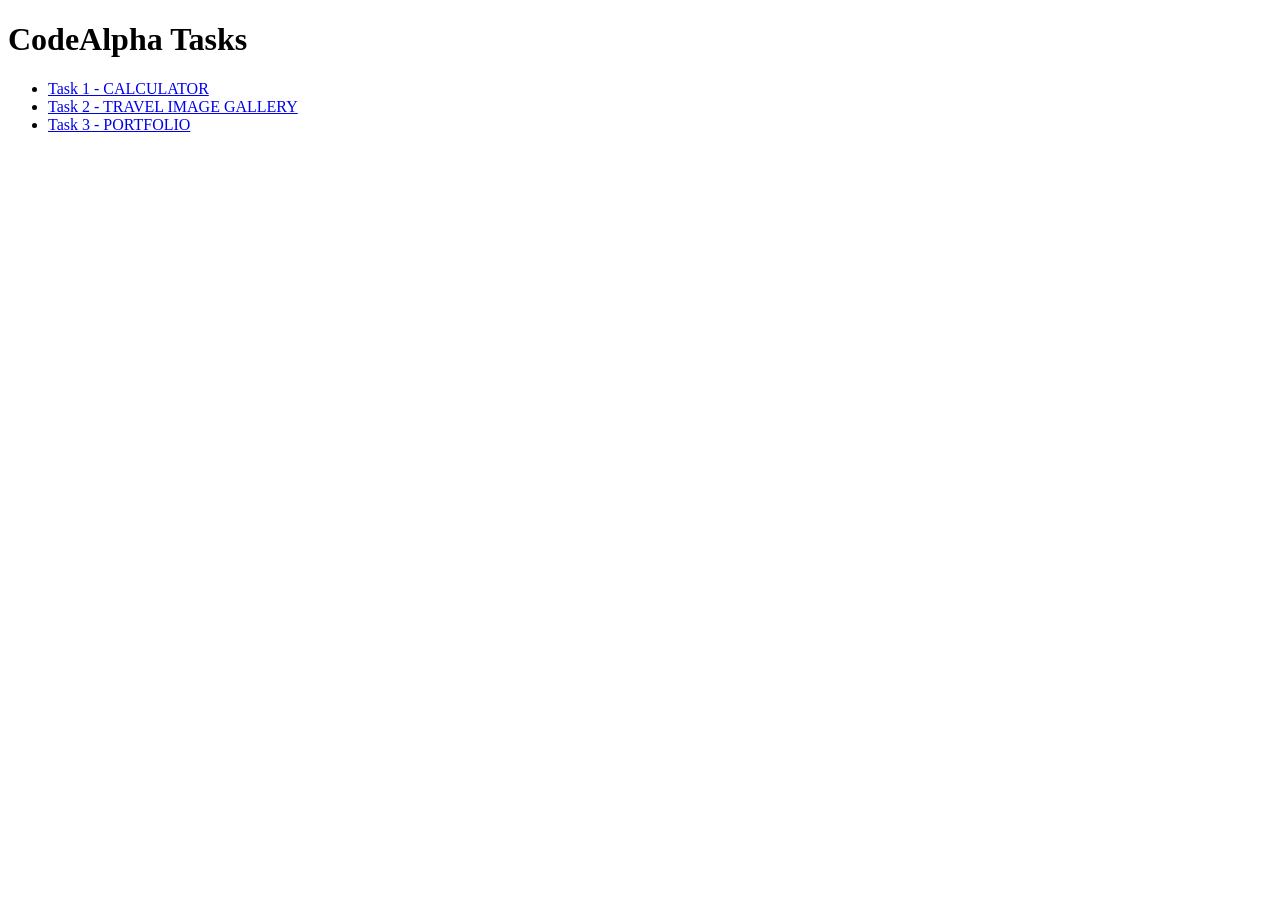
<file: index.html>
<!DOCTYPE html>
<html>
<head>
    <title>CodeAlpha Tasks</title>
</head>
<body>
    <h1>CodeAlpha Tasks</h1>

    <ul>
        <li><a href="./Task1/">Task 1 - CALCULATOR</a></li>
        <li><a href="./Task2/">Task 2 - TRAVEL IMAGE GALLERY </a></li>
        <li><a href="./Task3/">Task 3 - PORTFOLIO</a></li>
    </ul>
</body>
</html>
</file>
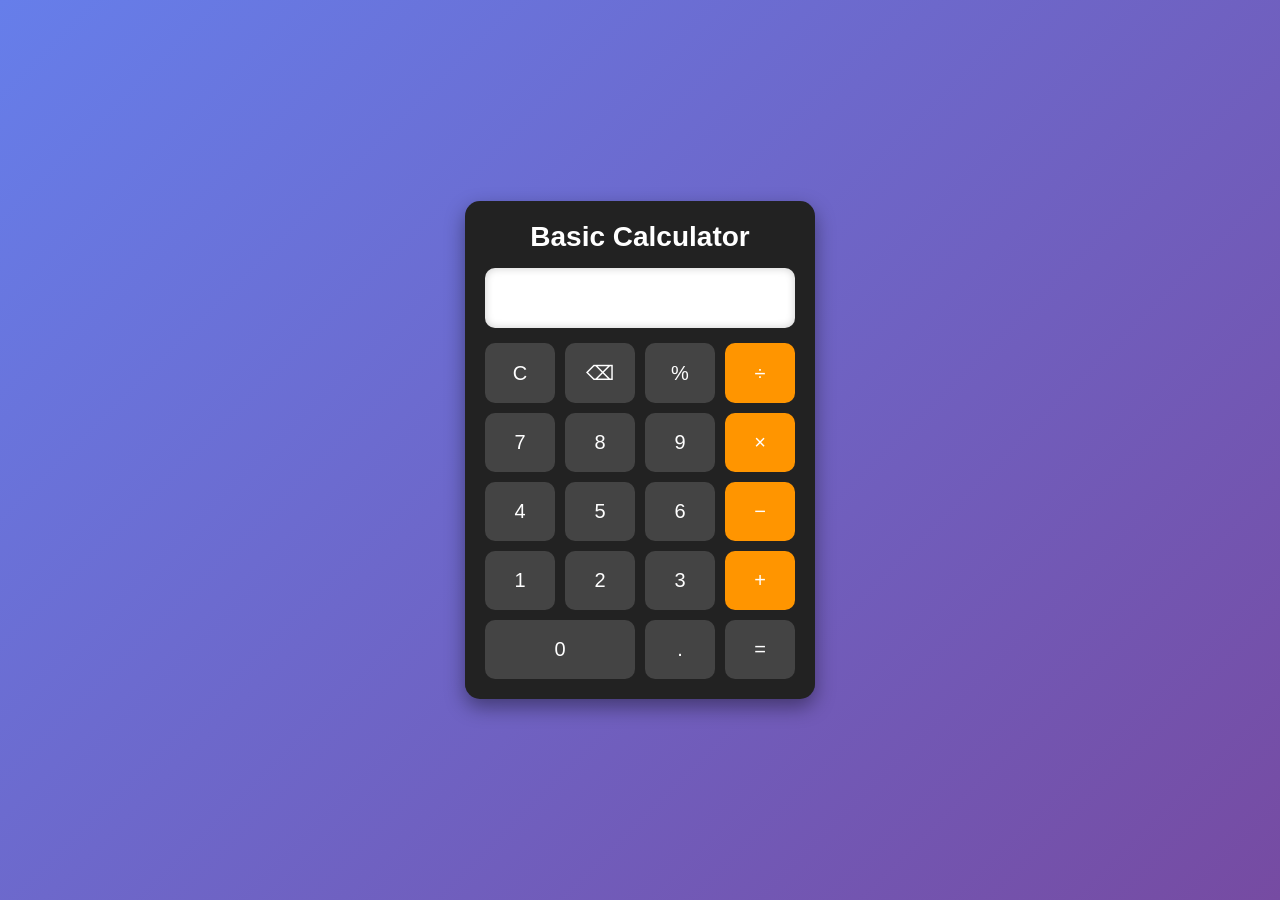
<file: Task1/index.html>
<!DOCTYPE html>
<html lang="en">
<head>
    <meta charset="UTF-8">
    <meta name="viewport" content="width=device-width, initial-scale=1.0">
    <title>Calculator</title>
    <link rel="stylesheet" href="style.css">
    
</head>
<body>
    <div class="calculator">
      <h1 class="heading">Basic Calculator</h1>
        <input type="text" id="display" readonly>
<div class="buttons">
    <button class="operator" onclick="clearDisplay()">C</button>
    <button class="operator" onclick="deleteLast()">⌫</button>
    <button class="operator" onclick="appendValue('%')">%</button>
    <button class="operator" onclick="appendValue('/')">÷</button>

    <button onclick="appendValue('7')">7</button>
    <button onclick="appendValue('8')">8</button>
    <button onclick="appendValue('9')">9</button>
    <button class="operator" onclick="appendValue('*')">×</button>

    <button onclick="appendValue('4')">4</button>
    <button onclick="appendValue('5')">5</button>
    <button onclick="appendValue('6')">6</button>
    <button class="operator" onclick="appendValue('-')">−</button>

    <button onclick="appendValue('1')">1</button>
    <button onclick="appendValue('2')">2</button>
    <button onclick="appendValue('3')">3</button>
    <button class="operator" onclick="appendValue('+')">+</button>

    <button class="zero" onclick="appendValue('0')">0</button>
    <button onclick="appendValue('.')">.</button>
    <button class="equal" onclick="calculate()">=</button>
</div>
    </div>

    <script src="script.js"></script>

</body>
</html>
</file>
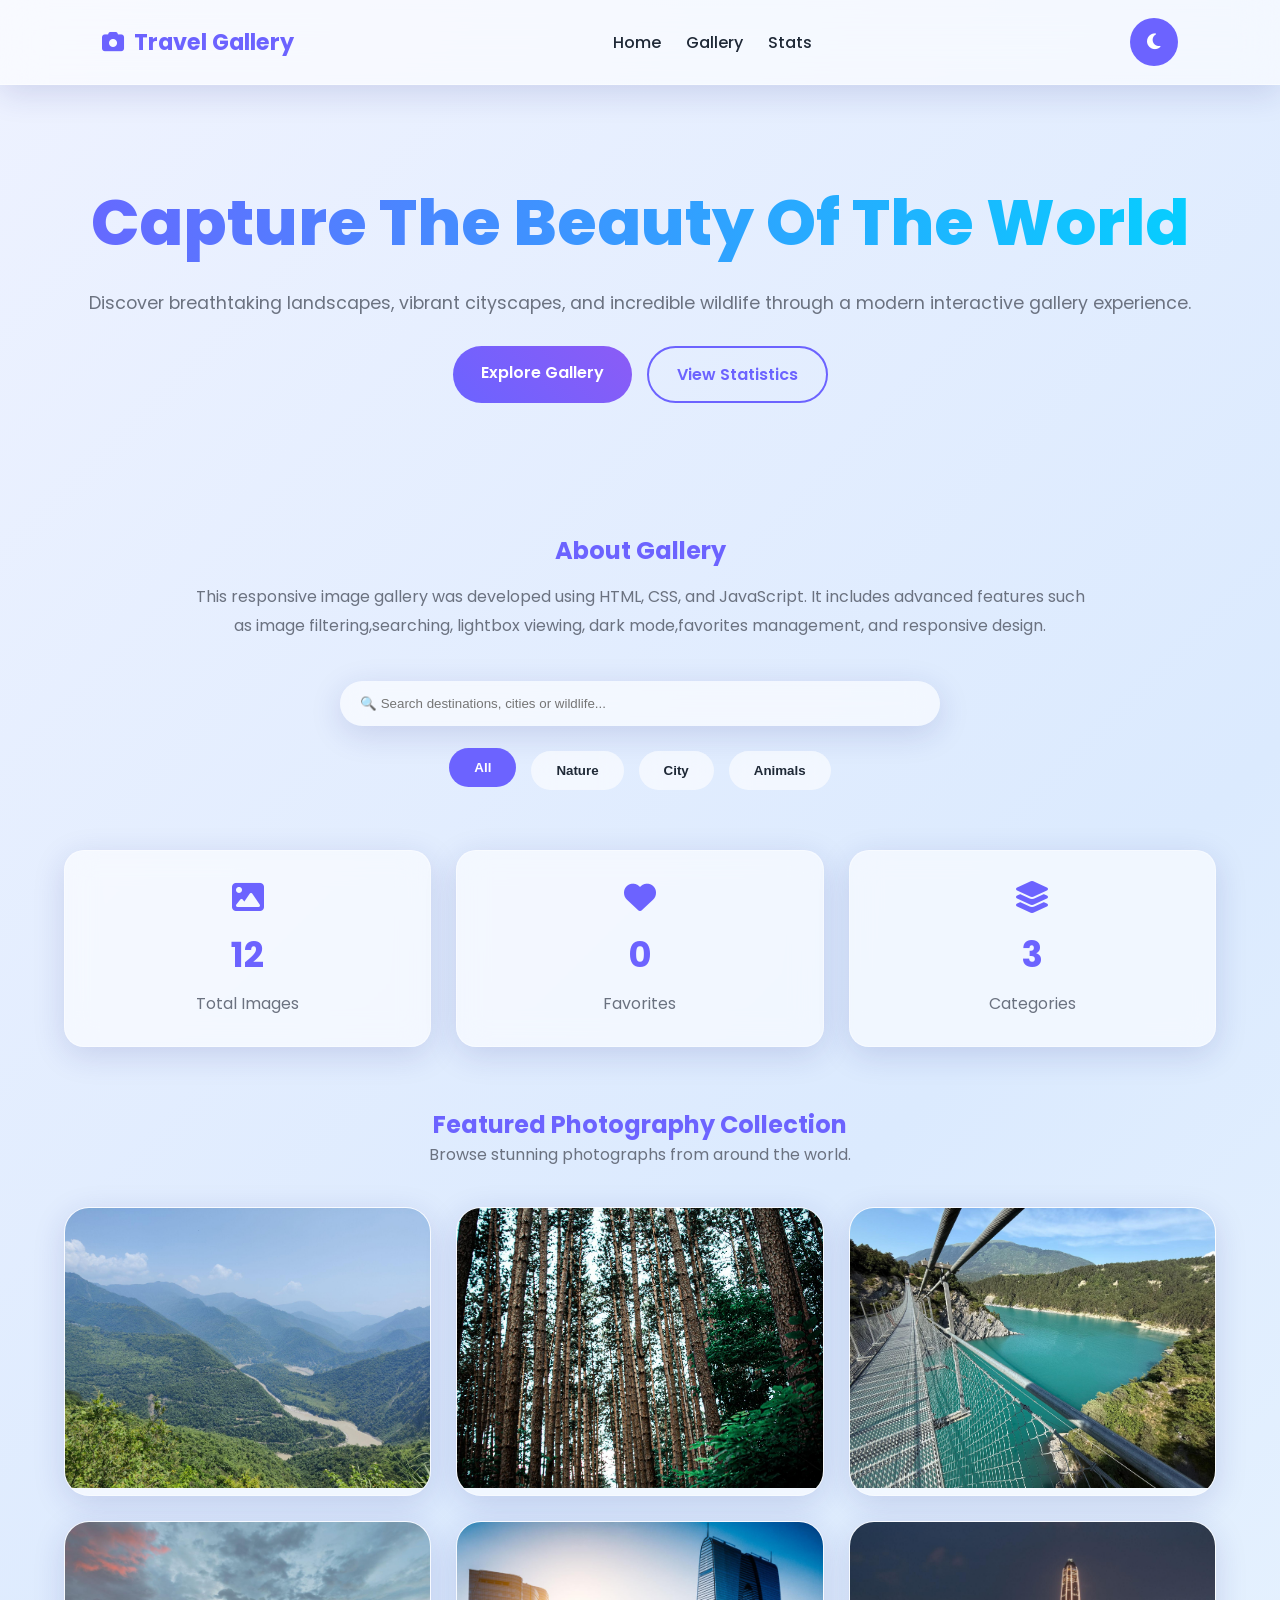
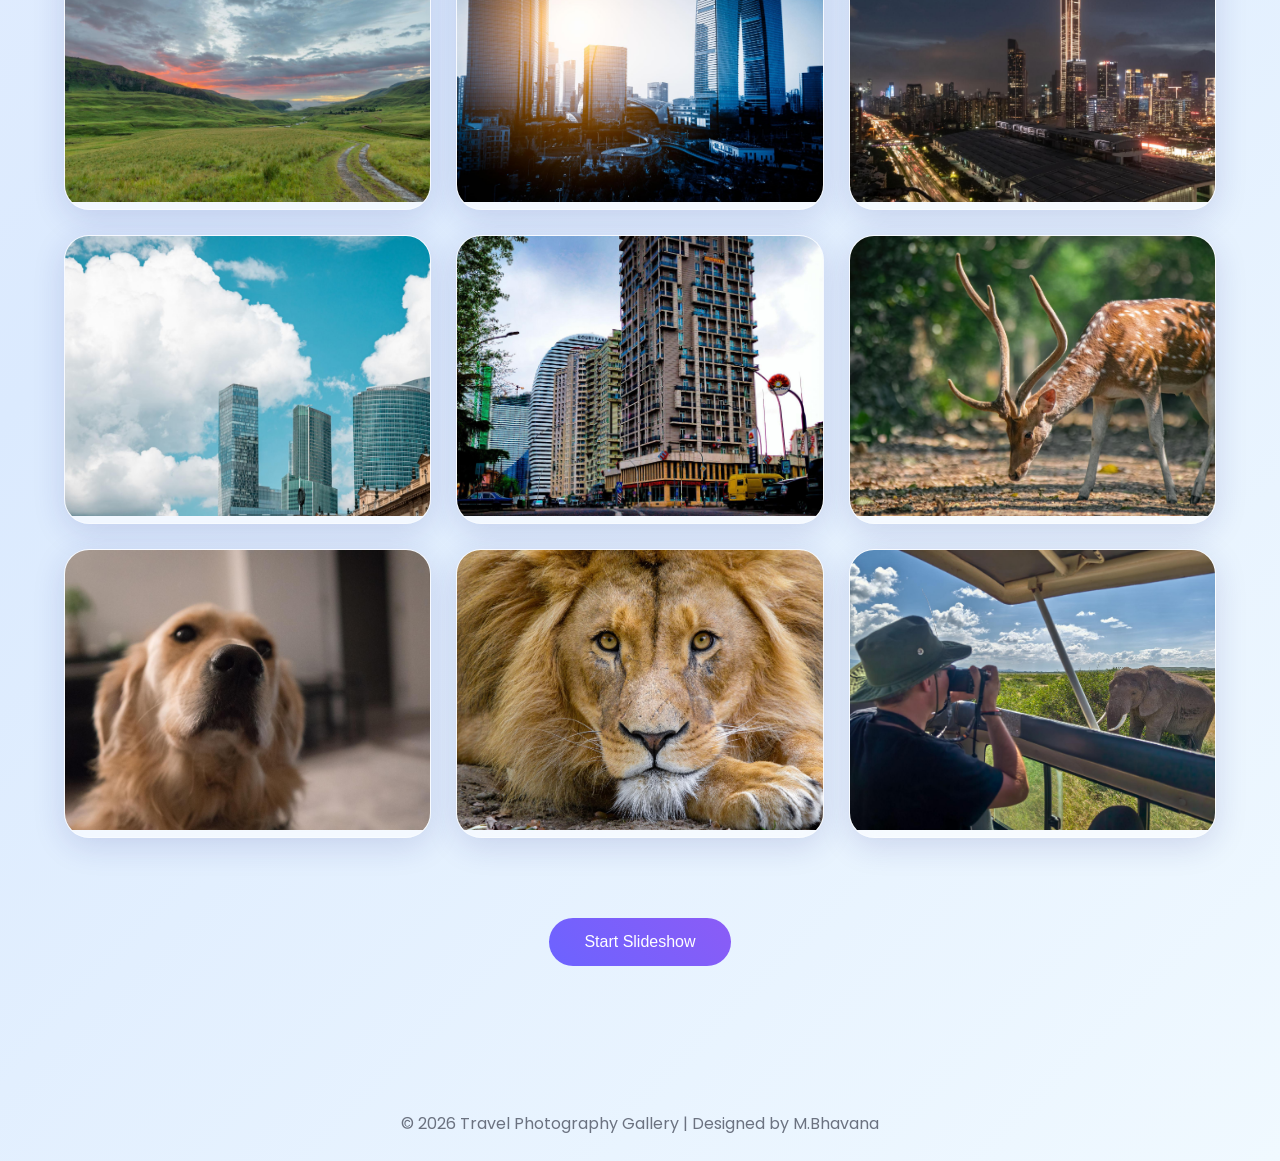
<file: Task2/index.html>
<!DOCTYPE html>
<html lang="en">
<head>
    <meta charset="UTF-8">
    <meta name="viewport" content="width=device-width, initial-scale=1.0">
    <title>Travel Photography Gallery</title>

    <link rel="stylesheet" href="style.css">

    <link rel="stylesheet"
        href="https://cdnjs.cloudflare.com/ajax/libs/font-awesome/6.5.1/css/all.min.css">
    <link rel="icon" href="images/logo.png">
</head>

<body>

    <!-- Loader -->

    <div id="loader">
        <div class="spinner"></div>
        <h2>Loading Gallery...</h2>
    </div>

    <!-- Header -->

    <header>

        <div class="logo">
            <i class="fa-solid fa-camera"></i>
            Travel Gallery
        </div>

        <nav>
            <a href="#">Home</a>
            <a href="#gallery">Gallery</a>
            <a href="#stats">Stats</a>
        </nav>

        <div class="actions">

            <button id="themeBtn">
                <i class="fa-solid fa-moon"></i>
            </button>

        </div>

    </header>

    <!-- Hero -->

    <section class="hero">

    <h1>Capture The Beauty Of The World</h1>

    <p>
        Discover breathtaking landscapes, vibrant cityscapes,
        and incredible wildlife through a modern interactive
        gallery experience.
    </p>

    <div class="hero-buttons">

        <a href="#gallery" class="btn-primary">
            Explore Gallery
        </a>

        <a href="#stats" class="btn-secondary">
            View Statistics
        </a>

    </div>

</section>

    <section class="about">

       <h2>About Gallery</h2>  


       <p>This responsive image gallery was developed using HTML, CSS, and JavaScript.
         It includes advanced features such as image filtering,searching, lightbox viewing, dark mode,favorites management, and responsive design.</p>

    </section>

    <!-- Search -->

    <section class="controls">

        <input
            type="text"
            id="searchInput"
            placeholder="🔍 Search destinations, cities or wildlife..."
        >


        <div class="filters">

            <button class="filter-btn active"
                data-filter="all">
                All
            </button>

            <button class="filter-btn"
                data-filter="nature">
                Nature
            </button>

            <button class="filter-btn"
                data-filter="city">
                City
            </button>

            <button class="filter-btn"
                data-filter="animals">
                Animals
            </button>

        </div>

    </section>

    <!-- Statistics -->

    <section id="stats">

    <div class="stat-card">

        <i class="fa-solid fa-image"></i>

        <h2 id="totalImages">12</h2>

        <p>Total Images</p>

    </div>

    <div class="stat-card">

        <i class="fa-solid fa-heart"></i>

        <h2 id="favoriteCount">0</h2>

        <p>Favorites</p>

    </div>

    <div class="stat-card">

        <i class="fa-solid fa-layer-group"></i>

        <h2>3</h2>

        <p>Categories</p>

    </div>

</section>

    <!-- Gallery -->
    <section class="gallery-title">

    <h2>Featured Photography Collection</h2>

    <p>
        Browse stunning photographs from around the world.
    </p>

    </section>

    <section
        class="gallery"
        id="gallery">

        <!-- Nature -->

        <div class="card nature">

            <img src="images/nature4.jpg" alt="Mountain Lake" loading="lazy">

            <div class="overlay">

                <h3>Mountain Lake</h3>

                <div class="buttons">

                    <button class="favorite">
                        <i class="fa-regular fa-heart"></i>
                    </button>

                    <button class="download">
                        <i class="fa-solid fa-download"></i>
                    </button>

                </div>

            </div>

        </div>

        <div class="card nature">
 
 
            <img src="images/nature.2.jpg" alt="Forest View" loading="lazy">

            <div class="overlay">

                <h3>Forest View</h3>

                <div class="buttons">

                    <button class="favorite">
                        <i class="fa-regular fa-heart"></i>
                    </button>

                    <button class="download">
                        <i class="fa-solid fa-download"></i>
                    </button>

                </div>

            </div>

        </div>

        <div class="card nature">

            <img src="images/nature1.jpg" alt="Waterfall" loading="lazy">

            <div class="overlay">

                <h3>Waterfall</h3>

                <div class="buttons">

                    <button class="favorite">
                        <i class="fa-regular fa-heart"></i>
                    </button>

                    <button class="download">
                        <i class="fa-solid fa-download"></i>
                    </button>

                </div>

            </div>

        </div>

        <div class="card nature">

            <img src="images/nature.3.jpg" alt="Green Valley" loading="lazy">

            <div class="overlay">

                <h3>Green Valley</h3>

                <div class="buttons">

                    <button class="favorite">
                        <i class="fa-regular fa-heart"></i>
                    </button>

                    <button class="download">
                        <i class="fa-solid fa-download"></i>
                    </button>

                </div>

            </div>

        </div>

        <!-- City -->

        <div class="card city">

            <img src="images/city1.jpg" alt="Modern City" loading="lazy">

            <div class="overlay">

                <h3>Modern City</h3>

                <div class="buttons">

                    <button class="favorite">
                        <i class="fa-regular fa-heart"></i>
                    </button>

                    <button class="download">
                        <i class="fa-solid fa-download"></i>
                    </button>

                </div>

            </div>

        </div>

        <div class="card city">

            <img src="images/city2.jpg" alt="Night Lights" loading="lazy">

            <div class="overlay">

                <h3>Night Lights</h3>

                <div class="buttons">

                    <button class="favorite">
                        <i class="fa-regular fa-heart"></i>
                    </button>

                    <button class="download">
                        <i class="fa-solid fa-download"></i>
                    </button>

                </div>

            </div>

        </div>

        <div class="card city">

            <img src="images/city3.jpg" alt="Skyline" loading="lazy">

            <div class="overlay">

                <h3>Skyline</h3>

                <div class="buttons">

                    <button class="favorite">
                        <i class="fa-regular fa-heart"></i>
                    </button>

                    <button class="download">
                        <i class="fa-solid fa-download"></i>
                    </button>

                </div>

            </div>

        </div>

        <div class="card city">

            <img src="images/city4.jpg" alt="Street View" loading="lazy">

            <div class="overlay">

                <h3>Street View</h3>

                <div class="buttons">

                    <button class="favorite">
                        <i class="fa-regular fa-heart"></i>
                    </button>

                    <button class="download">
                        <i class="fa-solid fa-download"></i>
                    </button>

                </div>

            </div>

        </div>

        <!-- Animals -->

        <div class="card animals">

            <img src="images/animal1.jpg" alt="Golden Deer" loading="lazy">

            <div class="overlay">

                <h3>Golden Deer</h3>

                <div class="buttons">

                    <button class="favorite">
                        <i class="fa-regular fa-heart"></i>
                    </button>

                    <button class="download">
                        <i class="fa-solid fa-download"></i>
                    </button>

                </div>

            </div>

        </div>

        <div class="card animals">

            <img src="images/animal3.jpg" alt="Dog Portrait" loading="lazy">

            <div class="overlay">

                <h3>Dog Portrait</h3>

                <div class="buttons">

                    <button class="favorite">
                        <i class="fa-regular fa-heart"></i>
                    </button>

                    <button class="download">
                        <i class="fa-solid fa-download"></i>
                    </button>

                </div>

            </div>

        </div>

        <div class="card animals">

            <img src="images/animal2.jpg" alt="Wild Animal" loading="lazy">

            <div class="overlay">

                <h3>Wild Animal</h3>

                <div class="buttons">

                    <button class="favorite">
                        <i class="fa-regular fa-heart"></i>
                    </button>

                    <button class="download">
                        <i class="fa-solid fa-download"></i>
                    </button>

                </div>

            </div>

        </div>

        <div class="card animals">

            <img src="images/animal4.jpg" alt="Nature Wildlife" loading="lazy">

            <div class="overlay">

                <h3>Nature Wildlife</h3>

                <div class="buttons">

                    <button class="favorite">
                        <i class="fa-regular fa-heart"></i>
                    </button>

                    <button class="download">
                        <i class="fa-solid fa-download"></i>
                    </button>

                </div>

            </div>

        </div>

    </section>

    <!-- Lightbox -->

    <div id="lightbox">

        <span id="close">&times;</span>

        <button id="prev">
            &#10094;
        </button>

        <img id="lightboxImg">

        <button id="next">
            &#10095;
        </button>

    </div>

    <!-- Slideshow -->

    <div class="slideshow-section">

        <button id="slideshowBtn">
            Start Slideshow
        </button>


    </div>

    <!-- Back To Top -->

    <button id="topBtn">
        <i class="fa-solid fa-arrow-up"></i>
    </button><footer>
    <p>© 2026 Travel Photography Gallery | Designed by M.Bhavana</p>
</footer>

    <script src="script.js"></script>
    

</body>
</html>
</file>
<file: Task1/style.css>
* {
    margin: 0;
    padding: 0;
    box-sizing: border-box;
    font-family: Arial, sans-serif;
}

body {
    height: 100vh;
    display: flex;
    justify-content: center;
    align-items: center;
    background: linear-gradient(135deg, #667eea, #764ba2);
}

.calculator {
    background: #222;
    padding: 20px;
    border-radius: 15px;
    width: 320px;
    box-shadow: 0 8px 20px rgba(0,0,0,0.4);
}

#display {
    width: 100%;
    height: 60px;
    margin-bottom: 15px;
    text-align: right;
    font-size: 28px;
    padding: 10px;
    border: none;
    border-radius: 10px;
    background: #fff;
}

.buttons {
    display: grid;
    grid-template-columns: repeat(4, 1fr);
    gap: 10px;
}

button {
    padding: 18px;
    font-size: 20px;
    border: none;
    border-radius: 10px;
    cursor: pointer;
    background: #444;
    color: white;
    transition: 0.2s;
}

button:hover {
    background: #666;
    transform: scale(1.05);
}

button:active {
    transform: scale(0.95);
}

.zero {
    grid-column: span 2;
}
button:nth-child(4n) {
    background: #ff9500;
}

button:nth-child(4n):hover {
    background: #ffad33;
}

#display {
    box-shadow: inset 0 0 8px rgba(0,0,0,0.2);
}

.calculator {
    backdrop-filter: blur(10px);
}
/* Tablets */
@media (max-width: 768px) {
    .calculator {
        width: 90%;
        max-width: 350px;
        padding: 15px;
    }

    #display {
        height: 55px;
        font-size: 24px;
    }

    button {
        padding: 16px;
        font-size: 18px;
    }
}

/* Mobile Phones */
@media (max-width: 480px) {
    body {
        padding: 10px;
    }

    .calculator {
        width: 100%;
        max-width: 320px;
        padding: 12px;
        border-radius: 12px;
    }

    #display {
        height: 50px;
        font-size: 22px;
        padding: 8px;
    }

    .buttons {
        gap: 8px;
    }

    button {
        padding: 14px;
        font-size: 16px;
        border-radius: 8px;
    }
}

/* Very Small Screens */
@media (max-width: 320px) {
    .calculator {
        max-width: 280px;
    }

    #display {
        font-size: 18px;
    }

    button {
        padding: 12px;
        font-size: 14px;
    }
}
.calculator {
    width: min(95vw, 350px);
}
button:active {
    transform: scale(0.92);
}
.heading {
    text-align: center;
    color: white;
    margin-bottom: 15px;
    font-size: 28px;
    font-weight: bold;
}
</file>
<file: Task2/style.css>
/* =========================
   GOOGLE FONT
========================= */

@import url('https://fonts.googleapis.com/css2?family=Poppins:wght@300;400;500;600;700;800&display=swap');

/* =========================
   ROOT VARIABLES
========================= */

:root{

    --primary:#6c63ff;
    --secondary:#8b5cf6;
    --accent:#00d4ff;

    --bg:#f5f7fb;
    --card-bg:rgba(255,255,255,0.6);

    --text:#1f2937;
    --text-light:#6b7280;

    --border:rgba(255,255,255,0.4);

    --shadow:
    0 8px 32px rgba(31,38,135,0.15);

    --radius:20px;

    --transition:0.35s ease;
}

/* =========================
   DARK MODE
========================= */

body.dark{

    --bg:#0f172a;

    --card-bg:rgba(15,23,42,0.7);

    --text:#ffffff;

    --text-light:#cbd5e1;

    --border:rgba(255,255,255,0.08);

    --shadow:
    0 8px 32px rgba(0,0,0,0.5);
}

/* =========================
   RESET
========================= */

*{
    margin:0;
    padding:0;
    box-sizing:border-box;
}

html{
    scroll-behavior:smooth;
}

body{

    font-family:'Poppins',sans-serif;

    background:
    linear-gradient(
    135deg,
    #eef2ff,
    #dbeafe,
    #f0f9ff);

    color:var(--text);

    min-height:100vh;

    transition:var(--transition);

    overflow-x:hidden;
}

body.dark{

    background:
    linear-gradient(
    135deg,
    #020617,
    #0f172a,
    #1e293b);
}

/* =========================
   LOADER
========================= */

#loader{

    position:fixed;
    inset:0;

    background:#ffffff;

    display:flex;
    flex-direction:column;
    justify-content:center;
    align-items:center;

    z-index:9999;
}

body.dark #loader{
    background:#020617;
}

.spinner{

    width:70px;
    height:70px;

    border:8px solid #ddd;
    border-top:8px solid var(--primary);

    border-radius:50%;

    animation:spin 1s linear infinite;
}

@keyframes spin{

    from{
        transform:rotate(0deg);
    }

    to{
        transform:rotate(360deg);
    }
}

/* =========================
   HEADER
========================= */

header{

    position:sticky;
    top:0;

    z-index:100;

    display:flex;
    justify-content:space-between;
    align-items:center;

    padding:18px 8%;

    backdrop-filter:blur(20px);

    background:var(--card-bg);

    border-bottom:
    1px solid var(--border);

    box-shadow:var(--shadow);
}

.logo{

    font-size:1.4rem;
    font-weight:700;

    display:flex;
    gap:10px;
    align-items:center;

    color:var(--primary);
}

nav{

    display:flex;
    gap:25px;
}

nav a{

    text-decoration:none;
    color:var(--text);

    font-weight:500;

    transition:var(--transition);
}

nav a:hover{

    color:var(--primary);

    transform:translateY(-2px);
}

#themeBtn{

    width:48px;
    height:48px;

    border:none;

    border-radius:50%;

    cursor:pointer;

    background:var(--primary);

    color:#fff;

    font-size:18px;

    transition:var(--transition);
}

#themeBtn:hover{

    transform:rotate(180deg)
    scale(1.1);
}

/* =========================
   HERO SECTION
========================= */

.hero{

    text-align:center;

    padding:90px 20px;
}

.hero h1{

    font-size:4rem;

    font-weight:800;

    background:
    linear-gradient(
    90deg,
    var(--primary),
    var(--accent));

    background-clip:text;
    -webkit-background-clip:text;
    -webkit-text-fill-color:transparent;

    animation:fadeUp 1s ease;
}

.hero p{

    margin-top:20px;

    color:var(--text-light);

    font-size:1.1rem;

    animation:fadeUp 1.3s ease;
}

@keyframes fadeUp{

    from{

        opacity:0;
        transform:translateY(50px);
    }

    to{

        opacity:1;
        transform:translateY(0);
    }
}

/* =========================
   SEARCH + FILTERS
========================= */

.controls{

    width:90%;
    max-width:1200px;

    margin:auto;

    text-align:center;
}

#searchInput{

    width:100%;
    max-width:600px;

    padding:15px 20px;

    border:none;

    border-radius:50px;

    background:var(--card-bg);

    backdrop-filter:blur(15px);

    box-shadow:var(--shadow);

    color:var(--text);

    outline:none;
}

.filters{

    margin-top:25px;

    display:flex;
    justify-content:center;
    flex-wrap:wrap;
    gap:15px;
}

.filter-btn{

    border:none;

    padding:12px 25px;

    border-radius:30px;

    cursor:pointer;

    font-weight:600;

    background:var(--card-bg);

    color:var(--text);

    backdrop-filter:blur(10px);

    transition:var(--transition);
}

.filter-btn:hover,
.filter-btn.active{

    background:var(--primary);

    color:white;

    transform:translateY(-3px);
}

/* =========================
   STATS
========================= */

#stats{

    width:90%;
    max-width:1200px;

    margin:60px auto;

    display:grid;

    grid-template-columns:
    repeat(auto-fit,minmax(220px,1fr));

    gap:25px;
}

.stat-card{

    padding:30px;

    text-align:center;

    border-radius:var(--radius);

    background:var(--card-bg);

    backdrop-filter:blur(15px);

    border:1px solid var(--border);

    box-shadow:var(--shadow);

    transition:var(--transition);
}

.stat-card:hover{

    transform:
    translateY(-8px)
    scale(1.02);
}

.stat-card h2{

    font-size:2.2rem;

    color:var(--primary);
}

.stat-card p{

    margin-top:10px;

    color:var(--text-light);
}

/* =========================
   GALLERY
========================= */

.gallery{

    width:90%;
    max-width:1400px;

    margin:auto;

    display:grid;

    grid-template-columns:
    repeat(auto-fit,minmax(280px,1fr));

    gap:25px;

    padding-bottom:80px;
}

/* =========================
   IMAGE CARD
========================= */

.card{

    position:relative;

    overflow:hidden;

    border-radius:25px;

    background:var(--card-bg);

    backdrop-filter:blur(12px);

    border:1px solid var(--border);

    box-shadow:var(--shadow);

    cursor:pointer;

    transition:var(--transition);
}

.card:hover{

    transform:
    translateY(-8px)
    scale(1.02);
}

.card img{

    width:100%;
    height:280px;

    object-fit:cover;

    transition:0.7s;
}

.card:hover img{

    transform:scale(1.15);
}

/* =========================
   OVERLAY
========================= */

.overlay{

    position:absolute;

    inset:0;

    background:
    linear-gradient(
    transparent,
    rgba(0,0,0,0.8));

    display:flex;

    flex-direction:column;

    justify-content:flex-end;

    padding:20px;

    opacity:0;

    transition:var(--transition);
}

.card:hover .overlay{

    opacity:1;
}

.overlay h3{

    color:white;

    margin-bottom:15px;
}

.buttons{

    display:flex;
    gap:12px;
}

.buttons button{

    width:45px;
    height:45px;

    border:none;

    border-radius:50%;

    cursor:pointer;

    background:white;

    transition:var(--transition);
}

.buttons button:hover{

    transform:scale(1.15);
}

/* =========================
   LIGHTBOX
========================= */

#lightbox{

    position:fixed;

    inset:0;

    display:none;

    justify-content:center;
    align-items:center;

    background:rgba(0,0,0,0.95);

    z-index:999;
}

#lightboxImg{

    max-width:85%;
    max-height:85%;

    border-radius:20px;

    animation:zoomIn .4s ease;
}

@keyframes zoomIn{

    from{
        transform:scale(.7);
        opacity:0;
    }

    to{
        transform:scale(1);
        opacity:1;
    }
}

#close{

    position:absolute;

    top:20px;
    right:30px;

    color:white;

    font-size:45px;

    cursor:pointer;
}

#prev,
#next{

    position:absolute;

    top:50%;

    transform:translateY(-50%);

    width:60px;
    height:60px;

    border:none;

    border-radius:50%;

    cursor:pointer;

    background:white;

    font-size:25px;
}

#prev{
    left:40px;
}

#next{
    right:40px;
}

/* =========================
   SLIDESHOW BUTTON
========================= */

.slideshow-section{

    text-align:center;

    padding-bottom:70px;
}

#slideshowBtn{

    padding:15px 35px;

    border:none;

    border-radius:50px;

    background:linear-gradient(
    45deg,
    var(--primary),
    var(--secondary));

    color:white;

    font-size:1rem;

    cursor:pointer;

    transition:var(--transition);
}

#slideshowBtn:hover{

    transform:
    translateY(-4px)
    scale(1.05);
}

/* =========================
   BACK TO TOP
========================= */

#topBtn{

    position:fixed;

    right:25px;
    bottom:25px;

    width:55px;
    height:55px;

    border:none;

    border-radius:50%;

    cursor:pointer;

    background:var(--primary);

    color:white;

    font-size:20px;

    display:none;

    box-shadow:var(--shadow);

    transition:var(--transition);
}

#topBtn:hover{

    transform:translateY(-5px);
}

/* =========================
   FAVORITE HEART ACTIVE
========================= */

.favorite.active{

    background:#ff4d6d !important;
    color:white;
}

/* =========================
   SCROLLBAR
========================= */

::-webkit-scrollbar{
    width:10px;
}

::-webkit-scrollbar-thumb{

    background:var(--primary);
    border-radius:10px;
}

/* =========================
   MOBILE
========================= */

@media(max-width:992px){

    .hero h1{
        font-size:3rem;
    }

    nav{
        display:none;
    }
}

@media(max-width:768px){

    header{
        padding:15px 20px;
    }

    .hero{

        padding:70px 20px;
    }

    .hero h1{

        font-size:2.3rem;
    }

    .gallery{

        grid-template-columns:1fr;
    }

    #prev,
    #next{

        width:50px;
        height:50px;
    }
}

@media(max-width:480px){

    .hero h1{

        font-size:2rem;
    }

    .stat-card{

        padding:20px;
    }

    .card img{

        height:230px;
    }
}
footer{
    text-align:center;
    padding:25px;
    margin-top:50px;
    color:var(--text-light);
}
.card{
    animation: fadeIn 0.8s ease;
}

@keyframes fadeIn{
    from{
        opacity:0;
        transform:translateY(30px);
    }

    to{
        opacity:1;
        transform:translateY(0);
    }
}
.hero-buttons{
    margin-top:30px;
    display:flex;
    justify-content:center;
    gap:15px;
    flex-wrap:wrap;
}

.btn-primary,
.btn-secondary{
    text-decoration:none;
    padding:14px 28px;
    border-radius:50px;
    font-weight:600;
    transition:.3s;
}

.btn-primary{
    background:linear-gradient(45deg,var(--primary),var(--secondary));
    color:white;
}

.btn-secondary{
    border:2px solid var(--primary);
    color:var(--primary);
}

.btn-primary:hover,
.btn-secondary:hover{
    transform:translateY(-4px);
}

.about{
    width:90%;
    max-width:900px;
    margin:40px auto;
    text-align:center;
}

.about h2{
    color:var(--primary);
    margin-bottom:15px;
}

.about p{
    color:var(--text-light);
    line-height:1.8;
}

.gallery-title{
    text-align:center;
    margin:40px 0;
}

.gallery-title h2{
    color:var(--primary);
}

.gallery-title p{
    color:var(--text-light);
}

.stat-card i{
    font-size:2rem;
    color:var(--primary);
    margin-bottom:15px;
}
</file>
